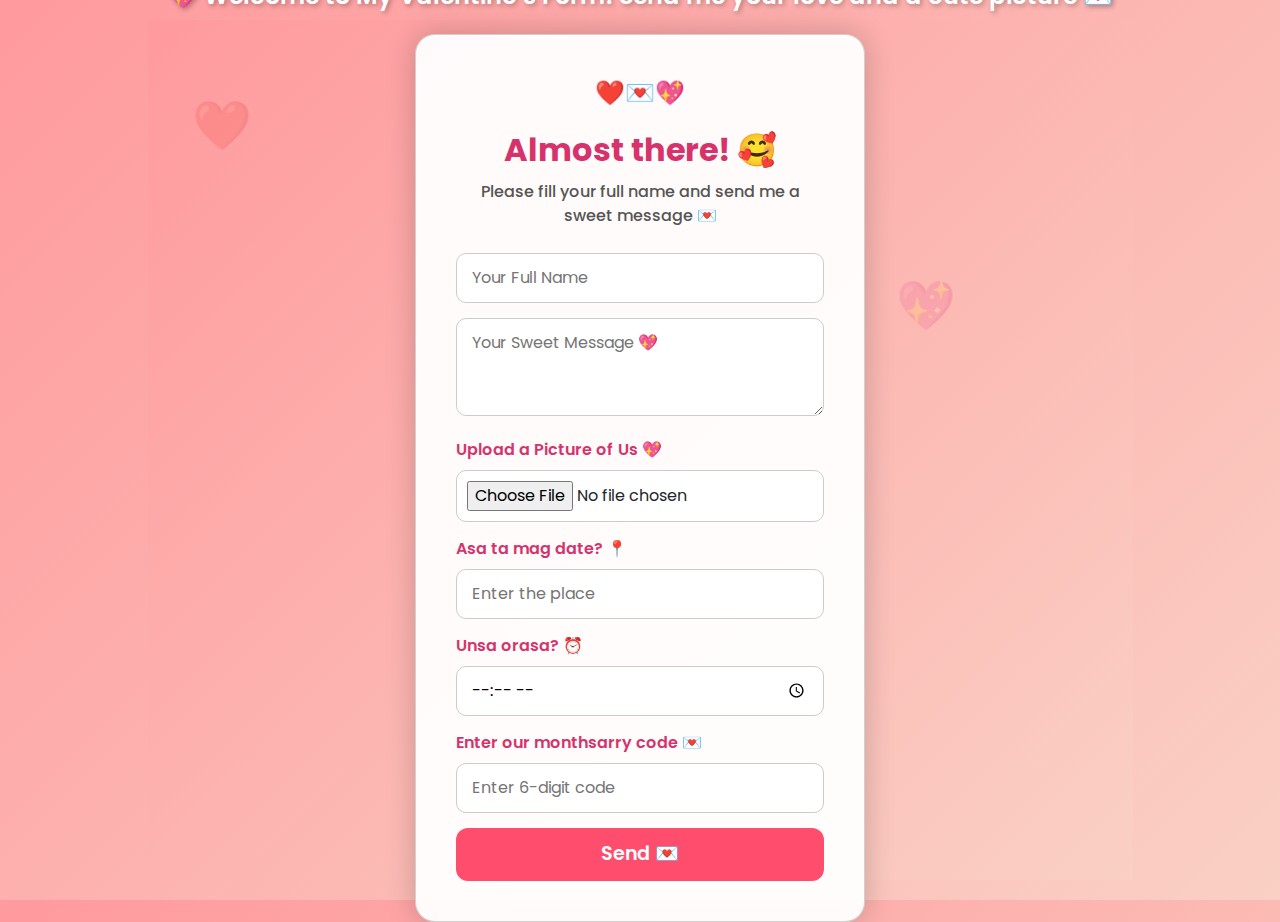
<file: form.html>
<!DOCTYPE html>
<html lang="en">
<head>
  <meta charset="UTF-8">
  <meta name="viewport" content="width=device-width, initial-scale=1.0">
  <title>Valentine Form 💌</title>

  <!-- Bootstrap CSS -->
  <link href="https://cdn.jsdelivr.net/npm/bootstrap@5.3.2/dist/css/bootstrap.min.css" rel="stylesheet">

  <!-- Google Fonts: Poppins -->
  <link href="https://fonts.googleapis.com/css2?family=Poppins:wght@400;600;700&display=swap" rel="stylesheet">

  <style>
    body, html {
      height: 100%;
      font-family: 'Poppins', sans-serif;
      margin: 0;
      background: linear-gradient(135deg, #ff9a9e 0%, #fad0c4 100%);
      display: flex;
      justify-content: center;
      align-items: center;
      flex-direction: column;
      padding: 20px;
    }
    .welcome-text { text-align: center; margin-bottom: 20px; color: white; font-size: 1.5rem; font-weight: 600; text-shadow: 2px 2px 5px rgba(0,0,0,0.3); }
    .card { background: rgba(255,255,255,0.95); padding: 40px; border-radius: 20px; max-width: 450px; width: 100%; text-align: center; box-shadow: 0 0 30px rgba(0,0,0,0.2); position: relative; }
    .card h1 { color: #d6336c; margin-bottom: 10px; font-weight: 700; font-size: 2rem; }
    .card p { color: #555; margin-bottom: 25px; font-weight: 500; }
    .hearts { color: #ff4d6d; font-size: 1.5rem; margin-bottom: 20px; }
    .info-form input, .info-form textarea { width: 100%; padding: 12px 15px; margin-bottom: 15px; border-radius: 10px; border: 1px solid #ccc; font-size: 1rem; transition: 0.3s; }
    .info-form input:focus, .info-form textarea:focus { outline: none; border-color: #ff4d6d; box-shadow: 0 0 5px rgba(255, 77, 109, 0.5); }
    .info-form input[type="file"] { padding: 10px; border-radius: 10px; border: 1px solid #ccc; font-size: 1rem; background-color: white; }
    .info-form button { width: 100%; padding: 12px; font-size: 1.2rem; font-weight: 600; border: none; border-radius: 12px; background-color: #ff4d6d; color: white; transition: all 0.3s ease; }
    .info-form button:hover { background-color: #e63950; transform: scale(1.03); }
    .bg-heart { position: absolute; font-size: 3rem; color: rgba(255, 77, 109, 0.2); animation: float 6s infinite ease-in-out; }
    @keyframes float { 0% { transform: translateY(0) rotate(0deg); } 50% { transform: translateY(-20px) rotate(15deg); } 100% { transform: translateY(0) rotate(0deg); } }
    @media(max-width: 576px){ .card { padding: 30px 20px; } .info-form button { font-size: 1rem; } }
  </style>
</head>
<body>

  <div class="welcome-text">
    💖 Welcome to My Valentine’s Form! Send me your love and a cute picture 💌
  </div>

  <div class="bg-heart" style="top:10%; left:15%;">❤️</div>
  <div class="bg-heart" style="top:30%; left:70%;">💖</div>
  <div class="bg-heart" style="top:60%; left:40%;">💕</div>

  <div class="card">
    <div class="hearts">❤️💌💖</div>
    <h1>Almost there! 🥰</h1>
    <p>Please fill your full name and send me a sweet message 💌</p>

    <form class="info-form" onsubmit="return validateForm()">
      <input type="text" name="fullname" placeholder="Your Full Name" required>
      <textarea name="message" rows="3" placeholder="Your Sweet Message 💖" required></textarea>

      <label for="photo" style="display:block; text-align:left; margin-bottom:8px; font-weight:600; color:#d6336c;">
        Upload a Picture of Us 💖
      </label>
      <input type="file" id="photo" name="photo" accept="image/*" required>

      <label for="date_place" style="display:block; text-align:left; margin-bottom:8px; font-weight:600; color:#d6336c;">
        Asa ta mag date? 📍
      </label>
      <input type="text" id="date_place" name="date_place" placeholder="Enter the place" required>

      <label for="date_time" style="display:block; text-align:left; margin-bottom:8px; font-weight:600; color:#d6336c;">
        Unsa orasa? ⏰
      </label>
      <input type="time" id="date_time" name="date_time" required>

      <label for="code" style="display:block; text-align:left; margin-bottom:8px; font-weight:600; color:#d6336c;">
        Enter our monthsarry code 💌
      </label>
      <input type="number" id="code" name="code" placeholder="Enter 6-digit code" min="0" max="999999" required>

      <button type="submit">Send 💌</button>
    </form>
  </div>

<script>
function validateForm() {
  const fullname = document.querySelector('[name="fullname"]').value.trim();
  const message = document.querySelector('[name="message"]').value.trim();
  const datePlace = document.getElementById('date_place').value.trim();
  const dateTime = document.getElementById('date_time').value;
  const codeInput = document.getElementById('code').value.trim();
  const photoFile = document.getElementById('photo').files[0];

  if(!fullname || !message || !datePlace || !dateTime || !codeInput || !photoFile){
    alert('Please fill all fields and upload a photo 💖');
    return false;
  }

  if(codeInput !== '021523' && codeInput !== '21523'){
    alert('Incorrect code! 💖');
    return false;
  }

  // Save text inputs to localStorage
  localStorage.setItem('fullname', fullname);
  localStorage.setItem('message', message);
  localStorage.setItem('datePlace', datePlace);
  localStorage.setItem('dateTime', dateTime);

  // Convert photo to Base64
  const reader = new FileReader();
  reader.onload = function(e) {
    localStorage.setItem('photo', e.target.result);
    window.location.href = 'thankyou.html'; // redirect after saving
  };
  reader.readAsDataURL(photoFile);

  return false; // prevent default form submission
}
</script>

<script src="https://cdn.jsdelivr.net/npm/bootstrap@5.3.2/dist/js/bootstrap.bundle.min.js"></script>
</body>
</html>
</file>
